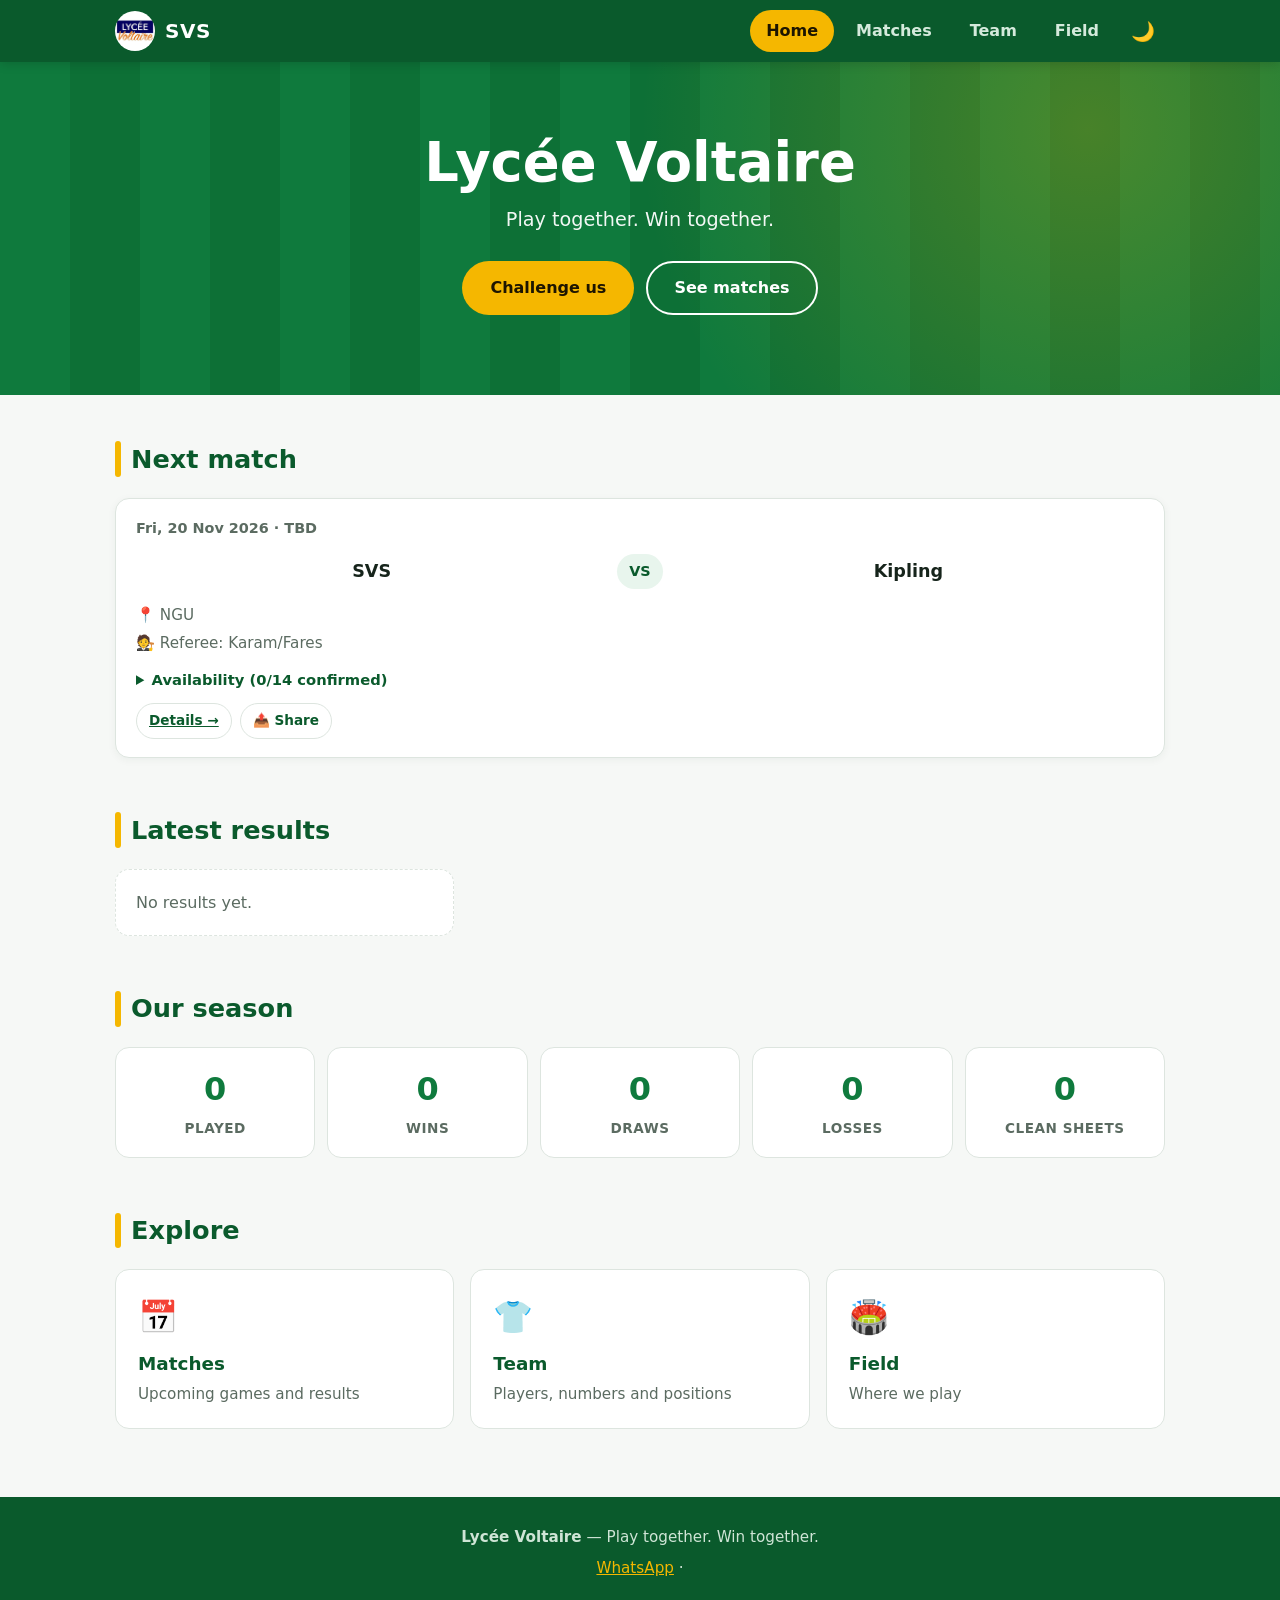
<file: index.html>
<!DOCTYPE html>
<html lang="en">

<head>
  <meta charset="UTF-8">
  <meta name="viewport" content="width=device-width, initial-scale=1">
  <title>Home | Our Football Team</title>
  <meta name="description" content="Official page of our school grade football team: matches, players and our field.">
  <link rel="stylesheet" href="css/style.css">
  <link rel="icon" href="images/svsphoto.jpg">
</head>

<body data-page="home">

  <header id="site-header"></header>
  <div class="hero">
    <div class="container">
      <h1 id="hero-title"></h1>
      <p id="hero-motto"></p>
      <div class="btn-row">
        <a class="btn btn-gold" id="hero-challenge" href="#" target="_blank" rel="noopener"> Challenge us</a>
        <a class="btn btn-outline" href="matches.html">See matches</a>
      </div>
    </div>
  </div>
  <div class="container"><div id="countdown" class="countdown"></div></div>

  <main class="container">

    <section>
      <h2>Next match</h2>
      <div id="next-match"></div>
    </section>

    <section>
      <h2>Latest results</h2>
      <div class="grid" id="recent-results"></div>
    </section>

    <section>
      <h2>Our season</h2>
      <div class="stats" id="stats"></div>
    </section>


    <section>
      <h2>Explore</h2>
      <div class="quick">
        <a href="matches.html"><span class="icon">📅</span><strong>Matches</strong><span class="desc">Upcoming games and
            results</span></a>
        <a href="team.html"><span class="icon">👕</span><strong>Team</strong><span class="desc">Players, numbers and
            positions</span></a>
        <a href="field.html"><span class="icon">🏟️</span><strong>Field</strong><span class="desc">Where we play</span></a>
      </div>
    </section>

  </main>

  <footer id="site-footer"></footer>

  <script src="js/data.js"></script>
  <script src="js/main.js"></script>
</body>

</html>
</file>
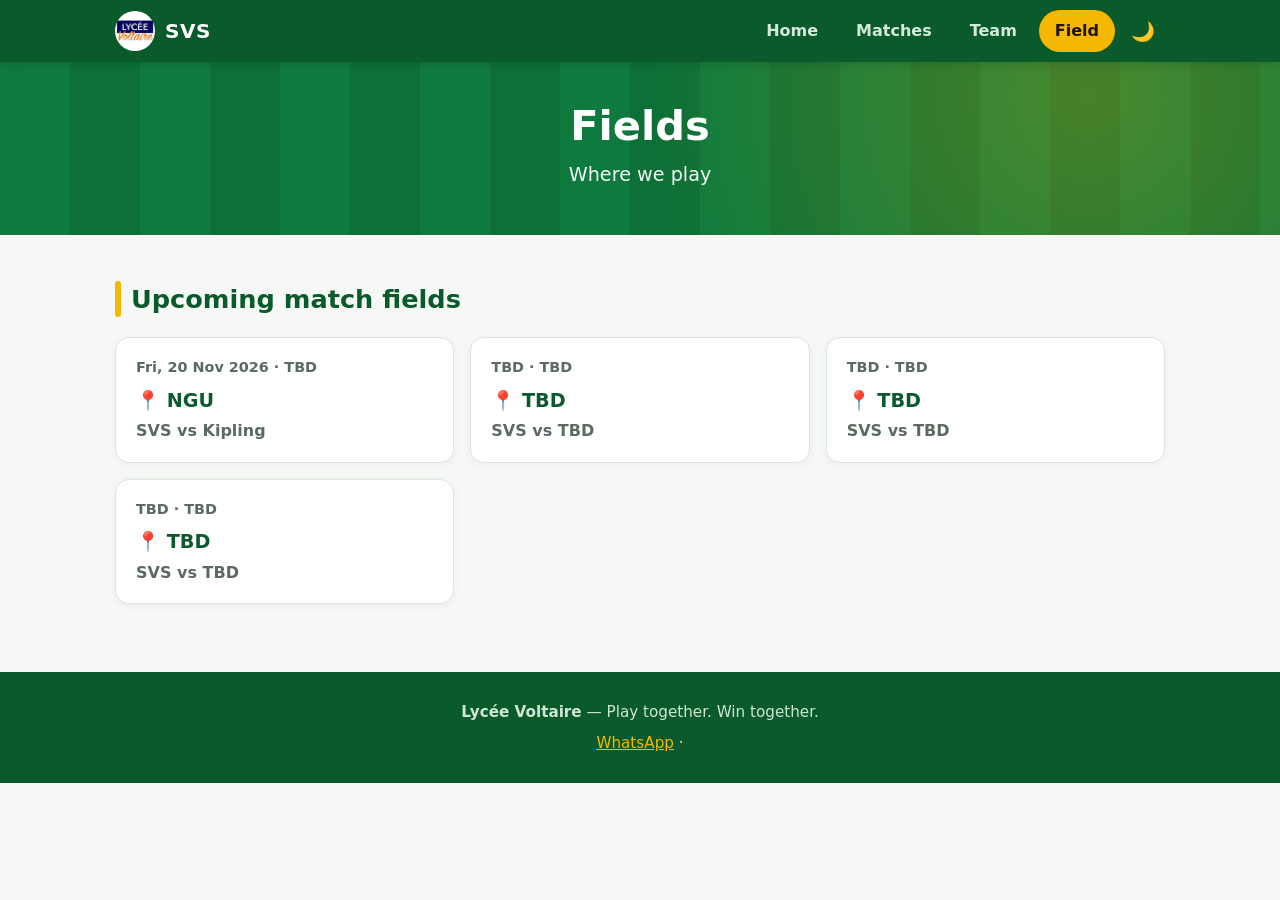
<file: field.html>
<!DOCTYPE html>
<html lang="en">

<head>
  <meta charset="UTF-8">
  <meta name="viewport" content="width=device-width, initial-scale=1">
  <title>Field | Our Football Team</title>
  <link rel="stylesheet" href="css/style.css">
   <link rel="icon" href="images/svsphoto.jpg">
</head>

<body data-page="field">

  <header id="site-header"></header>

  <div class="hero page-hero">
    <div class="container">
      <h1>Fields</h1>
      <p>Where we play</p>
    </div>
  </div>

  <main class="container">
<section>
  <h2>Upcoming match fields</h2>
  <div class="grid" id="field-list"></div>
</section>
  
  </main>

  <footer id="site-footer"></footer>

  <script src="js/data.js"></script>
  <script src="js/main.js"></script>
</body>

</html>
</file>
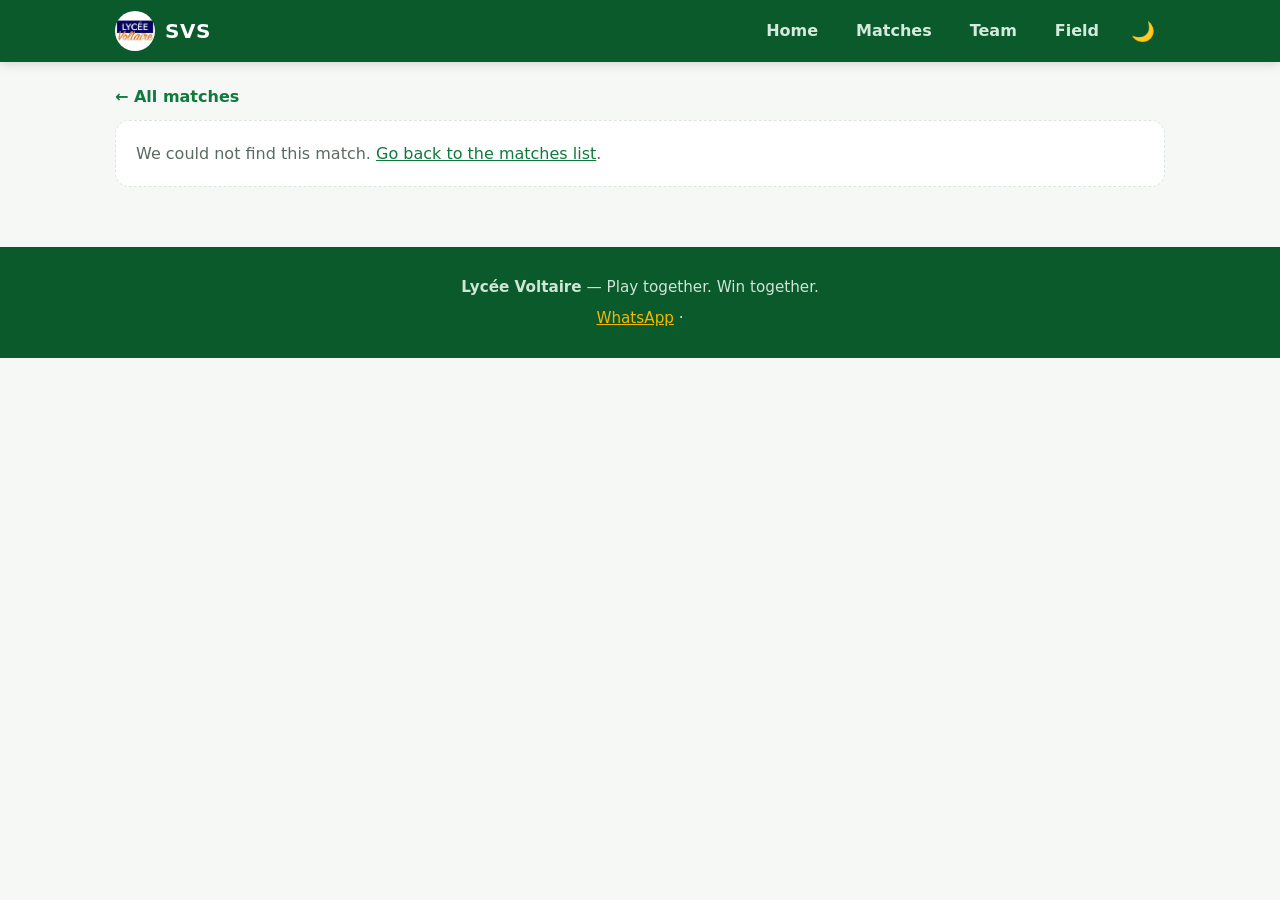
<file: match.html>
<!DOCTYPE html>
<html lang="en">
<head>
  <meta charset="UTF-8">
  <meta name="viewport" content="width=device-width, initial-scale=1">
  <title>Match | Our Football Team</title>
  <link rel="stylesheet" href="css/style.css">
  <link rel="icon" href="images/svsphoto.jpg">
</head>
<body data-page="match">

  <header id="site-header"></header>

  <main class="container" id="match-detail"></main>

  <footer id="site-footer"></footer>

  <script src="js/data.js"></script>
  <script src="js/main.js"></script>
  <script src="js/match.js"></script>
</body>
</html>
</file>
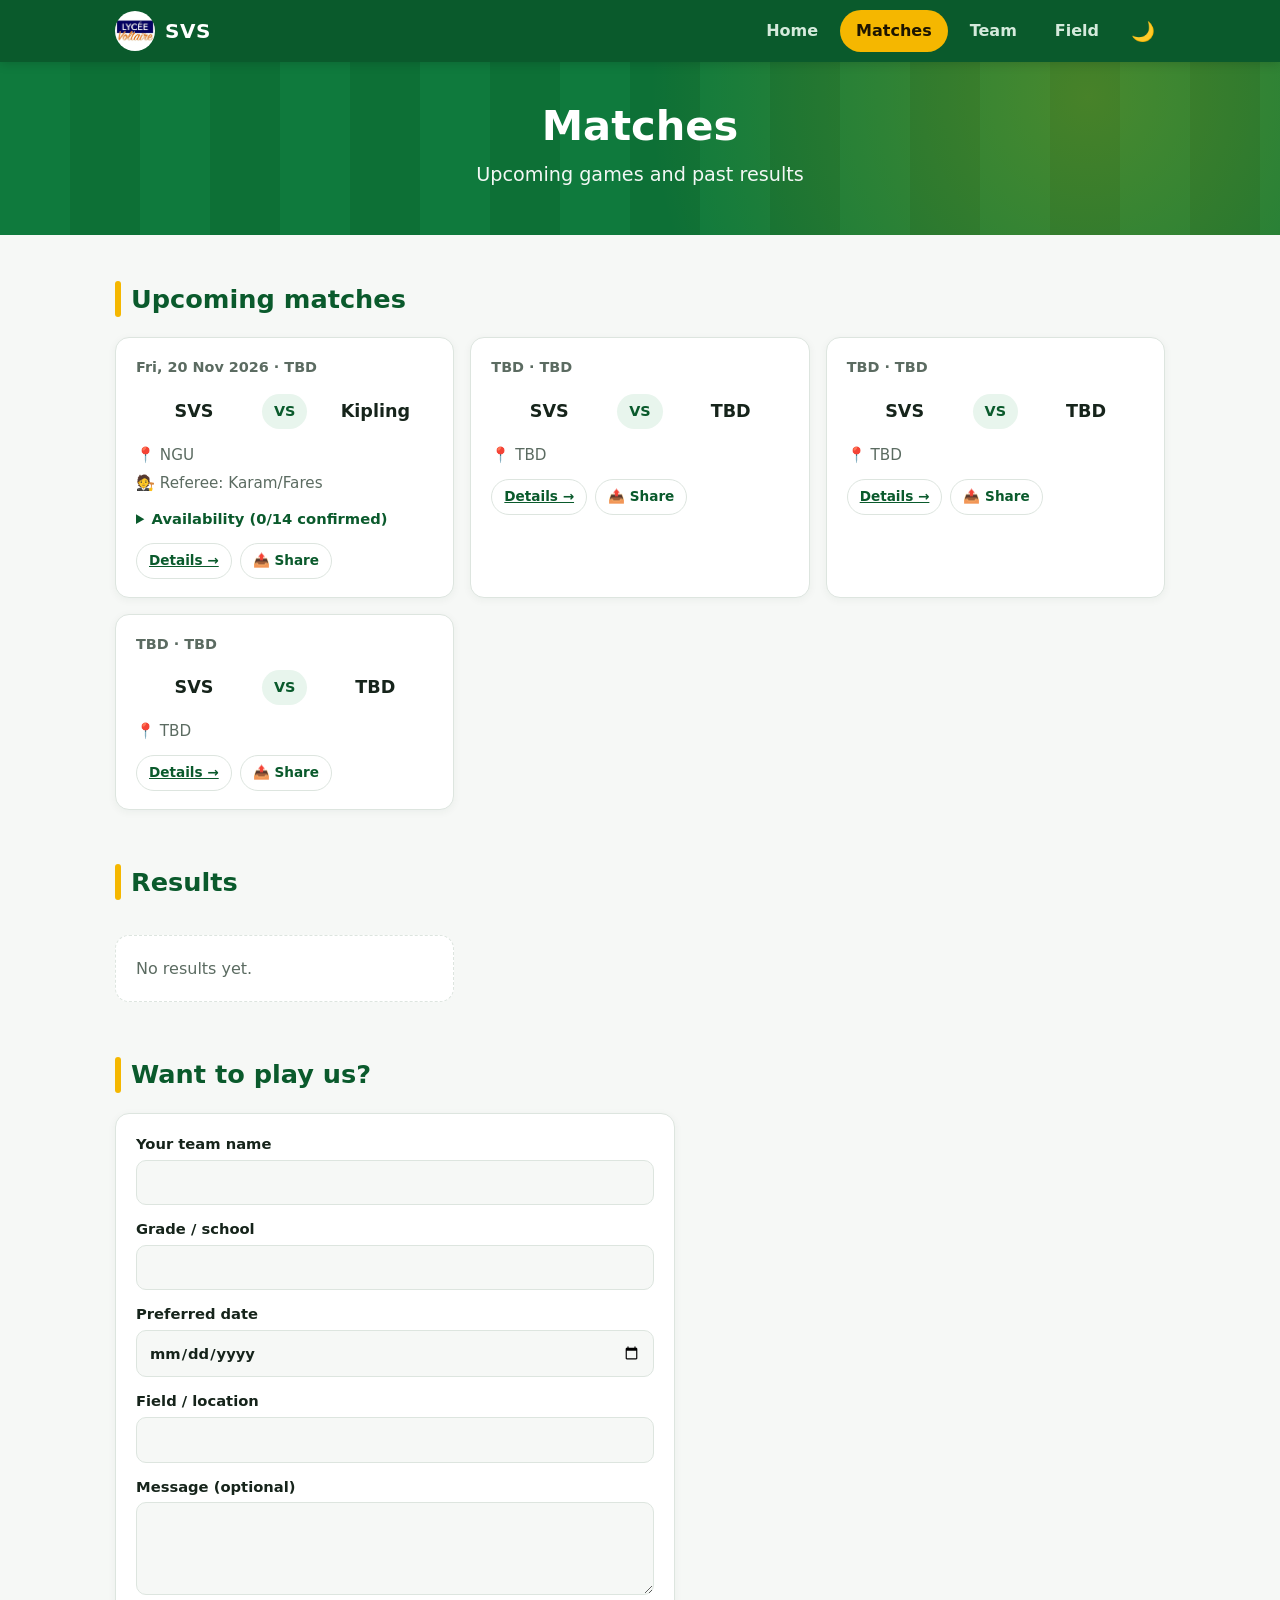
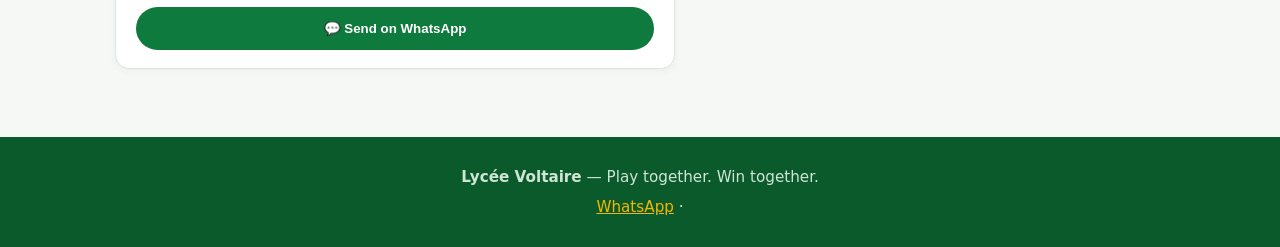
<file: matches.html>
<!DOCTYPE html>
<html lang="en">
<head>
  <meta charset="UTF-8">
  <meta name="viewport" content="width=device-width, initial-scale=1">
  <title>Matches | Our Football Team</title>
  <link rel="stylesheet" href="css/style.css">
   <link rel="icon" href="images/svsphoto.jpg">
</head>
<body data-page="matches">

  <header id="site-header"></header>

  <div class="hero page-hero">
    <div class="container">
      <h1>Matches</h1>
      <p>Upcoming games and past results</p>
    </div>
  </div>

  <main class="container">

    <section>
      <h2>Upcoming matches</h2>
      <div class="grid" id="upcoming-list"></div>
    </section>

    <section>
      <h2>Results</h2>
      <div class="filters" id="result-filters"></div>
      <div class="grid" id="past-list"></div>
    </section>

   <section>
  <h2>Want to play us?</h2>
  <form id="challenge-form" class="card form">
    <label>Your team name <input name="team" required></label>
    <label>Grade / school <input name="school" required></label>
    <label>Preferred date <input type="date" name="date"></label>
    <label>Field / location <input name="place"></label>
    <label>Message (optional) <textarea name="msg" rows="3"></textarea></label>
    <button class="btn btn-green" type="submit">💬 Send on WhatsApp</button>
  </form>
</section>
  </main>

  <footer id="site-footer"></footer>

  <script src="js/data.js"></script>
  <script src="js/main.js"></script>
</body>
</html>
</file>
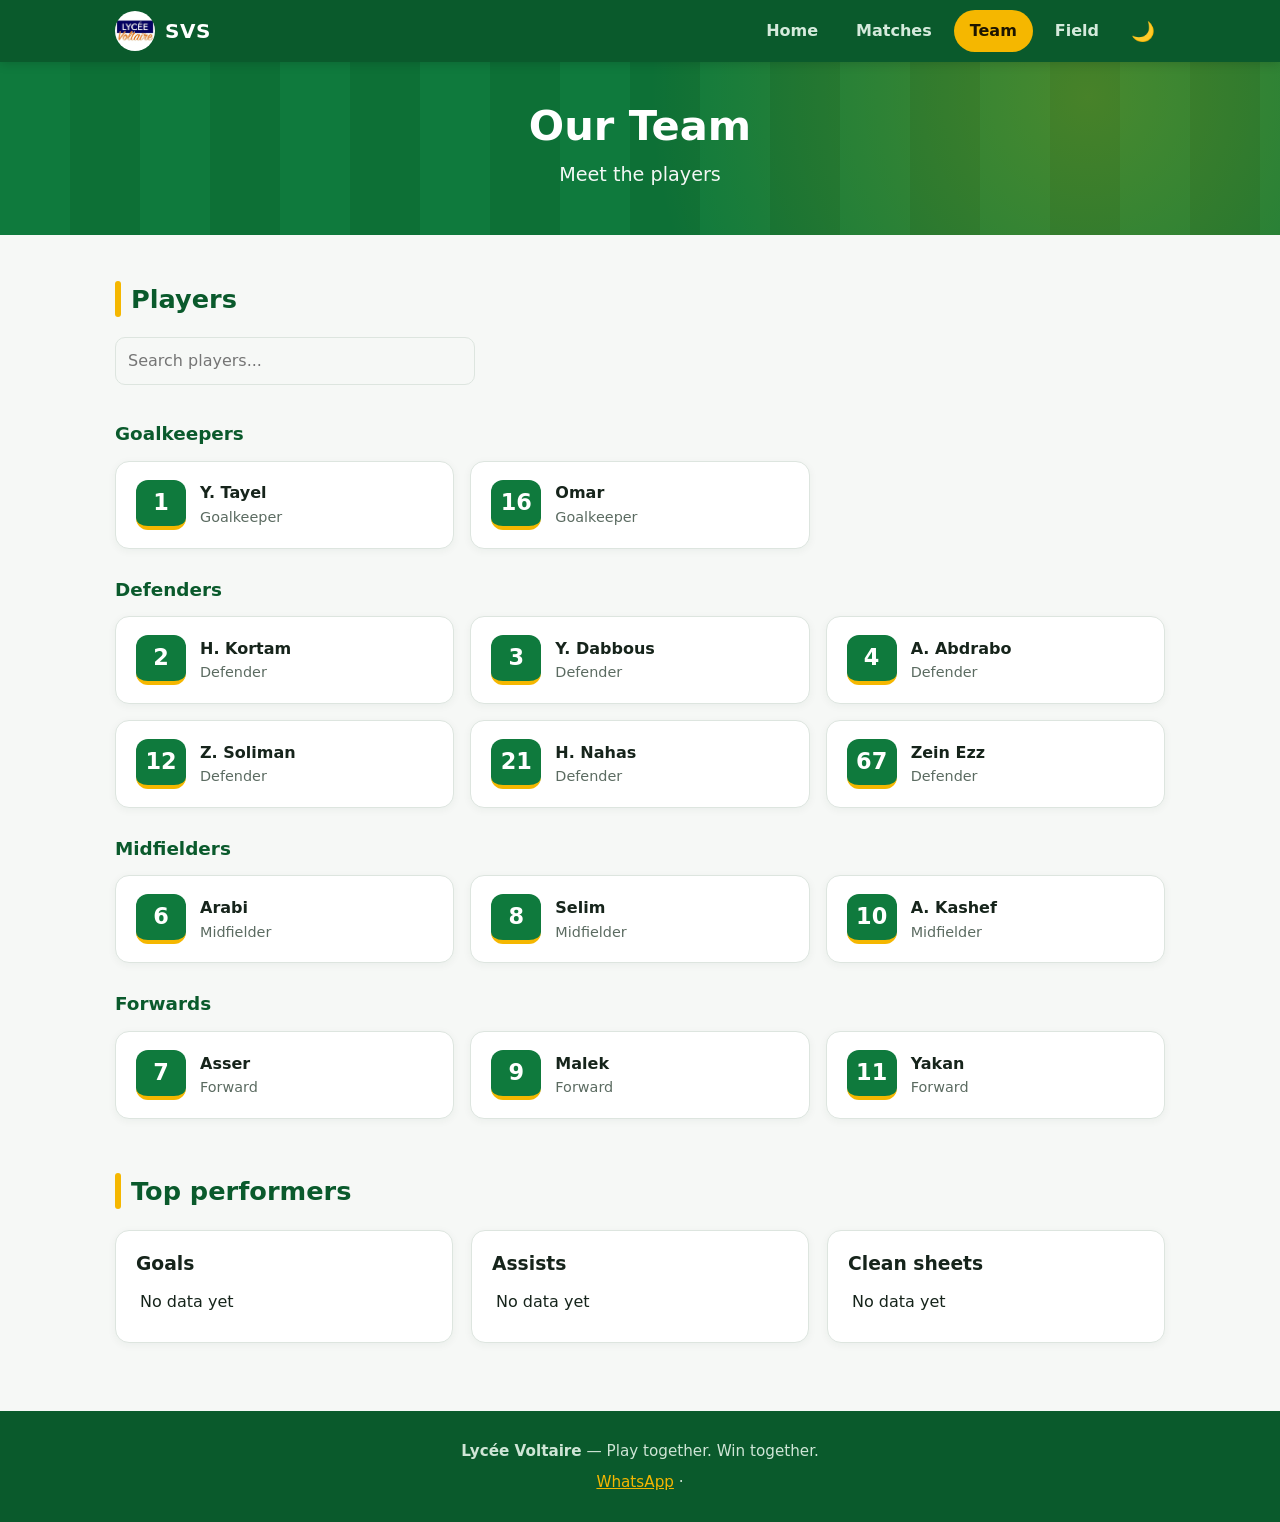
<file: team.html>
<!DOCTYPE html>
<html lang="en">
<head>
  <meta charset="UTF-8">
  <meta name="viewport" content="width=device-width, initial-scale=1">
  <title>Team | Our Football Team</title>
  <link rel="stylesheet" href="css/style.css">
   <link rel="icon" href="images/svsphoto.jpg">
</head>
<body data-page="team">

  <header id="site-header"></header>

  <div class="hero page-hero">
    <div class="container">
      <h1>Our Team</h1>
      <p>Meet the players</p>
    </div>
  </div>

  <main class="container">


    <section>
      <h2>Players</h2>
      <input id="player-search" class="search" type="search" placeholder="Search players...">
      <div id="players"></div>
    </section>

    <section>
  <h2>Top performers</h2>
  <div class="two-col">
    <div class="card"><h3>Goals</h3><table id="top-scorers"></table></div>
    <div class="card"><h3>Assists</h3><table id="top-assists"></table></div>
    <div class="card"><h3>Clean sheets</h3><table id="top-keepers"></table></div>
  </div>
</section>

  </main>

  <footer id="site-footer"></footer>

  <script src="js/data.js"></script>
  <script src="js/main.js"></script>
</body>
</html>
</file>
<file: css/style.css>
/* =====================================================================
   style.css  —  the look of the website
   Tip: to change the colors of the whole site, edit the :root section.
   ===================================================================== */

:root {
  --green: #0f7a3d;
  /* main team color */
  --green-dark: #0a5a2c;
  --green-light: #e8f5ed;
  --gold: #f5b700;
  /* accent color */
  --ink: #16241b;
  /* main text */
  --muted: #5b6b61;
  /* softer text */
  --bg: #f6f8f6;
  --card: #ffffff;
  --line: #dde5df;
  --win: #1b9a4b;
  --loss: #d6363f;
  --draw: #7a8a80;
  --radius: 14px;
}

* {
  box-sizing: border-box;
  margin: 0;
  padding: 0;
}

body {
  font-family: system-ui, -apple-system, "Segoe UI", Roboto, Arial, sans-serif;
  background: var(--bg);
  color: var(--ink);
  line-height: 1.6;
}

.container {
  width: min(1050px, 100% - 32px);
  margin-inline: auto;
}

a {
  color: var(--green);
}

/* ---------- Header ---------- */
#site-header {
  background: var(--green-dark);
  position: sticky;
  top: 0;
  z-index: 50;
  box-shadow: 0 2px 10px rgba(0, 0, 0, .15);
}

.header-inner {
  display: flex;
  align-items: center;
  justify-content: space-between;
  min-height: 62px;
}

.logo {
  display: flex;
  align-items: center;
  gap: 10px;
  color: #fff;
  text-decoration: none;
  font-weight: 800;
  font-size: 1.25rem;
  letter-spacing: .5px;
}

.logo-ball {
  font-size: 1.6rem;
}

.logo-img {
  width: 40px;
  height: 40px;
  object-fit: contain;
  border-radius: 50%;
}

nav {
  display: flex;
  gap: 6px;
}

nav a {
  color: #d5eadc;
  text-decoration: none;
  font-weight: 600;
  padding: 8px 16px;
  border-radius: 999px;
  transition: background .2s;
}

nav a:hover {
  background: rgba(255, 255, 255, .12);
}

nav a.active {
  background: var(--gold);
  color: #1d1500;
}

.menu-btn {
  display: none;
  background: none;
  border: 0;
  color: #fff;
  font-size: 1.8rem;
  cursor: pointer;
  padding: 4px 8px;
}

/* ---------- Hero ---------- */
.hero {
  background:
    radial-gradient(circle at 85% 20%, rgba(245, 183, 0, .25), transparent 40%),
    repeating-linear-gradient(90deg, #0f7a3d 0 70px, #0d7036 70px 140px);
  color: #fff;
  text-align: center;
  padding: 70px 0 80px;
}

.hero h1 {
  font-size: clamp(2rem, 6vw, 3.4rem);
  line-height: 1.15;
  margin-bottom: 10px;
}

.hero p {
  font-size: 1.2rem;
  opacity: .95;
  margin-bottom: 26px;
}

.page-hero {
  padding: 40px 0 44px;
}

.page-hero h1 {
  font-size: clamp(1.8rem, 5vw, 2.6rem);
}

.page-hero p {
  margin-bottom: 0;
}

/* ---------- Buttons ---------- */
.btn {
  display: inline-block;
  padding: 12px 26px;
  border-radius: 999px;
  font-weight: 700;
  text-decoration: none;
  border: 2px solid transparent;
  transition: transform .15s, box-shadow .15s;
}

.btn:hover {
  transform: translateY(-2px);
  box-shadow: 0 6px 16px rgba(0, 0, 0, .2);
}

.btn-gold {
  background: var(--gold);
  color: #1d1500;
}

.btn-green {
  background: var(--green);
  color: #fff;
}

.btn-outline {
  border-color: #fff;
  color: #fff;
}

.btn-row {
  display: flex;
  gap: 12px;
  justify-content: center;
  flex-wrap: wrap;
}

/* ---------- Sections ---------- */
section {
  padding: 44px 0 8px;
}

h2 {
  font-size: 1.6rem;
  margin-bottom: 18px;
  color: var(--green-dark);
  display: flex;
  align-items: center;
  gap: 10px;
}

h2::before {
  content: "";
  width: 6px;
  height: 1.4em;
  background: var(--gold);
  border-radius: 3px;
}

.lead {
  font-size: 1.1rem;
  color: var(--muted);
  max-width: 70ch;
}

.empty {
  color: var(--muted);
  background: var(--card);
  border: 1px dashed var(--line);
  padding: 20px;
  border-radius: var(--radius);
}

/* ---------- Cards and grids ---------- */
.card {
  background: var(--card);
  border: 1px solid var(--line);
  border-radius: var(--radius);
  padding: 18px 20px;
  box-shadow: 0 2px 8px rgba(20, 50, 30, .05);
}

.grid {
  display: grid;
  grid-template-columns: repeat(auto-fill, minmax(260px, 1fr));
  gap: 16px;
}

/* ---------- Match cards ---------- */
.match-top {
  display: flex;
  justify-content: space-between;
  align-items: center;
  gap: 8px;
  margin-bottom: 14px;
}

.match-date {
  font-size: .9rem;
  color: var(--muted);
  font-weight: 600;
}

.match-teams {
  display: grid;
  grid-template-columns: 1fr auto 1fr;
  align-items: center;
  gap: 10px;
  text-align: center;
}

.match-teams .team-a,
.match-teams .team-b {
  font-weight: 800;
  font-size: 1.1rem;
}

.vs {
  background: var(--green-light);
  color: var(--green-dark);
  font-weight: 800;
  border-radius: 999px;
  padding: 6px 12px;
  font-size: .9rem;
}

.score {
  font-size: 1.8rem;
  font-weight: 900;
  color: var(--green-dark);
  white-space: nowrap;
}

.match-place {
  margin-top: 14px;
  color: var(--muted);
  font-size: .95rem;
}

.match-notes {
  margin-top: 6px;
  font-size: .92rem;
  background: var(--green-light);
  padding: 8px 12px;
  border-radius: 8px;
}

.badge {
  font-size: .75rem;
  font-weight: 800;
  padding: 3px 10px;
  border-radius: 999px;
  color: #fff;
  letter-spacing: .5px;
}

.badge.win {
  background: var(--win);
}

.badge.loss {
  background: var(--loss);
}

.badge.draw {
  background: var(--draw);
}

/* ---------- Stats ---------- */
.stats {
  display: grid;
  grid-template-columns: repeat(4, 1fr);
  gap: 12px;
}

.stat {
  background: var(--card);
  border: 1px solid var(--line);
  border-radius: var(--radius);
  padding: 16px 8px;
  text-align: center;
}

.stat-num {
  display: block;
  font-size: 2rem;
  font-weight: 900;
  color: var(--green);
}

.stat-label {
  font-size: .85rem;
  color: var(--muted);
  font-weight: 600;
  text-transform: uppercase;
  letter-spacing: .5px;
}

/* ---------- Quick links on home ---------- */
.quick {
  display: grid;
  grid-template-columns: repeat(auto-fit, minmax(220px, 1fr));
  gap: 16px;
}

.quick a {
  text-decoration: none;
  color: inherit;
  display: block;
  background: var(--card);
  border: 1px solid var(--line);
  border-radius: var(--radius);
  padding: 22px;
  transition: transform .15s, border-color .15s;
}

.quick a:hover {
  transform: translateY(-3px);
  border-color: var(--green);
}

.quick .icon {
  font-size: 2rem;
}

.quick strong {
  display: block;
  font-size: 1.15rem;
  margin: 6px 0 2px;
  color: var(--green-dark);
}

.quick span.desc {
  color: var(--muted);
  font-size: .95rem;
}

/* ---------- Team page ---------- */
.coach-card {
  display: inline-flex;
  flex-direction: column;
  background: var(--green-light);
  border-left: 5px solid var(--green);
  padding: 10px 20px;
  border-radius: 10px;
  margin-top: 18px;
}

.coach-label {
  font-size: .8rem;
  text-transform: uppercase;
  color: var(--muted);
  font-weight: 700;
  letter-spacing: .5px;
}

.group-title {
  margin: 26px 0 12px;
  color: var(--green-dark);
  font-size: 1.15rem;
}

.player {
  display: flex;
  align-items: center;
  gap: 14px;
}

.shirt {
  width: 50px;
  height: 50px;
  flex: none;
  border-radius: 12px;
  background: var(--green);
  color: #fff;
  font-weight: 900;
  font-size: 1.4rem;
  display: grid;
  place-items: center;
  border-bottom: 4px solid var(--gold);
}

.player-pos {
  color: var(--muted);
  font-size: .9rem;
}

.captain {
  display: inline-grid;
  place-items: center;
  width: 22px;
  height: 22px;
  margin-left: 6px;
  border-radius: 50%;
  background: var(--gold);
  color: #1d1500;
  font-size: .75rem;
  font-weight: 900;
}

/* ---------- Field page ---------- */
.info-list {
  display: grid;
  grid-template-columns: repeat(auto-fit, minmax(160px, 1fr));
  gap: 14px;
  margin-top: 20px;
}

.info-item {
  background: var(--card);
  border: 1px solid var(--line);
  border-radius: var(--radius);
  padding: 14px 18px;
}

.info-item .k {
  font-size: .8rem;
  text-transform: uppercase;
  color: var(--muted);
  font-weight: 700;
  letter-spacing: .5px;
}

.info-item .v {
  font-weight: 700;
}

.two-col {
  display: grid;
  grid-template-columns: repeat(auto-fit, minmax(280px, 1fr));
  gap: 18px;
}

ul.clean {
  list-style: none;
}

ul.clean li {
  padding: 8px 0 8px 28px;
  position: relative;
  border-bottom: 1px solid var(--line);
}

ul.clean li:last-child {
  border-bottom: 0;
}

ul.clean li::before {
  content: "✓";
  position: absolute;
  left: 0;
  color: var(--green);
  font-weight: 900;
}

table {
  width: 100%;
  border-collapse: collapse;
}

td {
  padding: 10px 4px;
  border-bottom: 1px solid var(--line);
}

td:last-child {
  text-align: right;
  font-weight: 700;
}

tr:last-child td {
  border-bottom: 0;
}

.map-box {
  margin-top: 18px;
  border-radius: var(--radius);
  overflow: hidden;
  border: 1px solid var(--line);
}

.map-box iframe {
  width: 100%;
  height: 360px;
  border: 0;
  display: block;
}

/* ---------- Footer ---------- */
#site-footer {
  background: var(--green-dark);
  color: #cfe5d6;
  margin-top: 60px;
  padding: 28px 0;
  text-align: center;
  font-size: .95rem;
}

#site-footer a {
  color: var(--gold);
}

#site-footer p+p {
  margin-top: 6px;
}


/* --------- stats edit --------- */

.stats { grid-template-columns: repeat(auto-fit, minmax(120px, 1fr)); } /* replaces the 4-column rule */
.more { margin-top: 12px; font-size: .92rem; }
.more summary { cursor: pointer; font-weight: 700; color: var(--green-dark); }
.chips { display: flex; flex-wrap: wrap; gap: 6px; margin-top: 8px; }
.chip { padding: 3px 10px; border-radius: 999px; font-size: .82rem; font-weight: 600;
        background: #eef1ef; color: var(--muted); border: 1px solid var(--line); }
.chip.yes   { background: #dff3e6; color: #11633a; border-color: #b7e0c5; }
.chip.no    { background: #fde4e5; color: #a3222b; border-color: #f4b9bc; text-decoration: line-through; }
.chip.maybe { background: #fff2cc; color: #7a5a00; border-color: #f0d98a; }
.goals { margin-top: 12px; font-size: .92rem; line-height: 1.7; }

/* --------- field edit ---------  */

.field-card .match-date { display: block; margin-bottom: 6px; }
.field-title { font-size: 1.2rem; color: var(--green-dark); margin: 4px 0 2px; }
.field-vs { color: var(--muted); font-weight: 600; }
.field-card .map-box iframe { height: 240px; }


/* Buttons on match cards */
.actions { display: flex; gap: 8px; flex-wrap: wrap; margin-top: 12px; }
.btn-mini { font: inherit; font-size: .85rem; font-weight: 700; cursor: pointer; padding: 6px 12px;
  border-radius: 999px; border: 1px solid var(--line); background: var(--card); color: var(--green-dark); }
.btn-mini:hover { border-color: var(--green); }

/* Countdown */
.countdown { margin-top: 28px; background: var(--card); border: 1px solid var(--line);
  border-radius: var(--radius); padding: 18px; text-align: center; }
.cd-label { font-weight: 700; color: var(--muted); margin-bottom: 10px; }
.cd-boxes { display: flex; justify-content: center; gap: 12px; }
.cd-boxes div { min-width: 64px; }
.cd-boxes b { display: block; font-size: 2rem; color: var(--green); line-height: 1.1; }
.cd-boxes span { font-size: .75rem; text-transform: uppercase; color: var(--muted); font-weight: 700; }

/* Form, filters, search */
.form { display: grid; gap: 12px; max-width: 560px; }
.form label { display: grid; gap: 4px; font-weight: 600; font-size: .92rem; }
.form input, .form textarea, .search { font: inherit; padding: 10px 12px; border-radius: 10px;
  border: 1px solid var(--line); background: var(--bg); color: var(--ink); width: 100%; }
.search { margin-bottom: 8px; max-width: 360px; }
.filters { display: flex; gap: 8px; flex-wrap: wrap; margin-bottom: 14px; }
.chip-btn { font: inherit; font-weight: 700; font-size: .88rem; cursor: pointer; padding: 6px 14px;
  border-radius: 999px; border: 1px solid var(--line); background: var(--card); color: var(--ink); }
.chip-btn.on { background: var(--green); color: #fff; border-color: var(--green); }

/* Player pop-up */
.player { cursor: pointer; }
.player:hover { border-color: var(--green); }
.modal { position: fixed; inset: 0; background: rgba(0,0,0,.55); display: grid; place-items: center;
  z-index: 100; padding: 16px; }
.modal-box { position: relative; background: var(--card); color: var(--ink); border-radius: var(--radius);
  padding: 28px 24px 22px; width: min(340px, 100%); text-align: center; }
.modal-x { position: absolute; top: 8px; right: 12px; background: none; border: 0; font-size: 1.8rem;
  cursor: pointer; color: var(--muted); }
.shirt.big { width: 72px; height: 72px; font-size: 2rem; margin: 0 auto 10px; }
.modal-stats { display: flex; justify-content: space-around; margin-top: 16px; }
.modal-stats b { display: block; font-size: 1.6rem; color: var(--green); }
.modal-stats span { font-size: .78rem; color: var(--muted); font-weight: 700; text-transform: uppercase; }

/* Dark mode */
.theme-btn { background: none; border: 0; cursor: pointer; font-size: 1.2rem; padding: 6px 10px; }
[data-theme="dark"] { --bg: #0e1511; --card: #17211b; --ink: #e8f1ea; --muted: #9db0a3;
  --line: #2a3a30; --green-light: #1c2e23; }
[data-theme="dark"] h2, [data-theme="dark"] .score, [data-theme="dark"] .field-title,
[data-theme="dark"] .group-title, [data-theme="dark"] .more summary, [data-theme="dark"] .vs,
[data-theme="dark"] .btn-mini { color: #7fd69c; }
[data-theme="dark"] .stat-num { color: #5fd08a; }
[data-theme="dark"] .chip { background: #1f2a23; }

.match-card[data-key] { cursor: pointer; transition: transform .15s, border-color .15s; }
.match-card[data-key]:hover { transform: translateY(-2px); border-color: var(--green); }

.back { display: inline-block; margin: 22px 0 10px; font-weight: 700; text-decoration: none; }
.md-head { text-align: center; }
.md-head .match-teams { margin: 14px 0 4px; }
.md-section { margin-top: 8px; }

.pitch { background: repeating-linear-gradient(0deg, #0f7a3d 0 60px, #0d7036 60px 120px);
  border: 3px solid #fff; outline: 2px solid var(--green-dark); border-radius: 14px;
  padding: 20px 8px; display: grid; gap: 24px; }
.pitch-row { display: flex; justify-content: space-around; gap: 6px; flex-wrap: wrap; }
.pitch-player { background: none; border: 0; cursor: pointer; color: #fff; font: inherit;
  display: grid; justify-items: center; gap: 4px; min-width: 70px; }
.pitch-num { width: 40px; height: 40px; border-radius: 50%; background: #fff; color: var(--green-dark);
  display: grid; place-items: center; font-weight: 900; border-bottom: 3px solid var(--gold); }
.pitch-name { font-size: .8rem; font-weight: 700; text-shadow: 0 1px 2px rgba(0,0,0,.6); }

.timeline { list-style: none; }
.timeline li { padding: 8px 0; border-bottom: 1px solid var(--line); }
.timeline li:last-child { border-bottom: 0; }
.tl-min { display: inline-block; min-width: 40px; font-weight: 800; color: var(--muted); }
.bench-chip { cursor: pointer; font: inherit; font-size: .85rem; }
/* ---------- Phones ---------- */
@media (max-width: 700px) {
  .menu-btn {
    display: block;
  }

  nav {
    display: none;
    position: absolute;
    left: 0;
    right: 0;
    top: 62px;
    background: var(--green-dark);
    flex-direction: column;
    padding: 10px 16px 16px;
  }

  nav.open {
    display: flex;
  }

  nav a {
    padding: 12px 16px;
  }

  .stats {
    grid-template-columns: repeat(2, 1fr);
  }

  .hero {
    padding: 50px 0 56px;
  }
}
</file>
